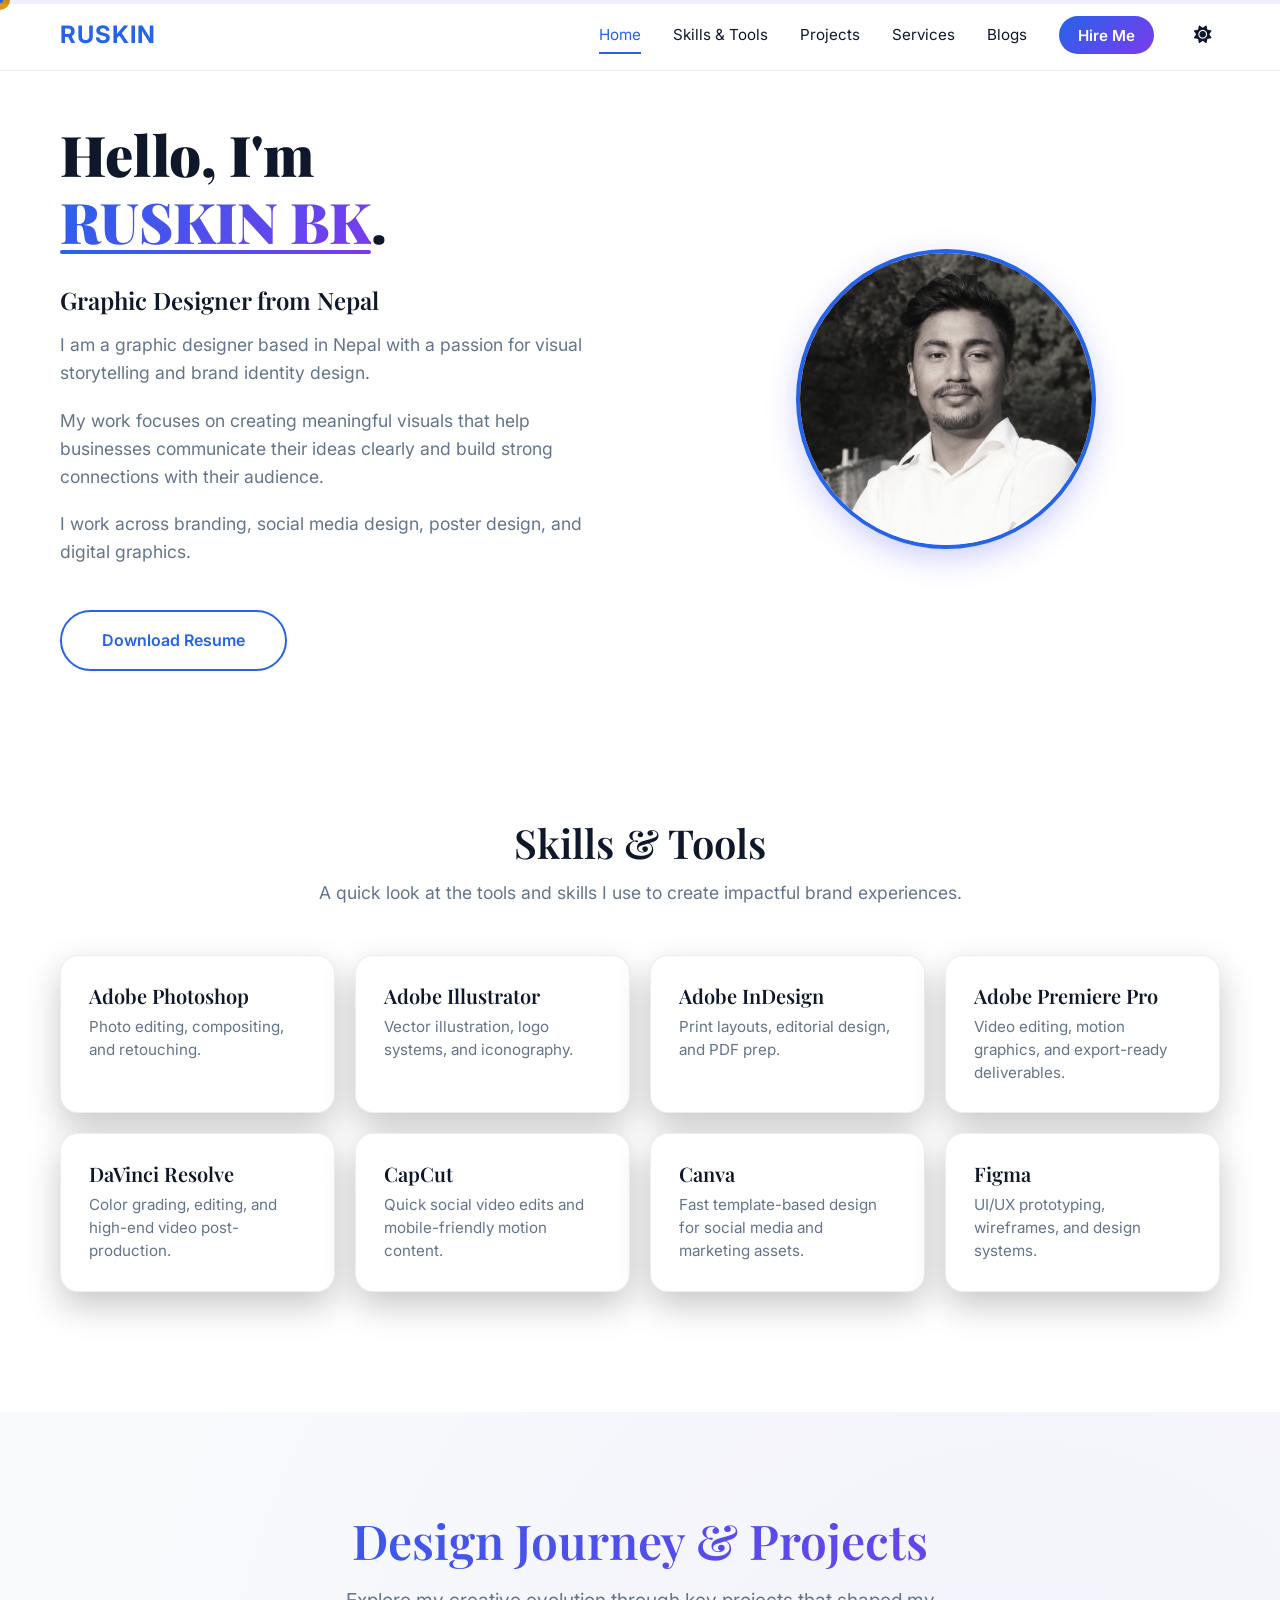
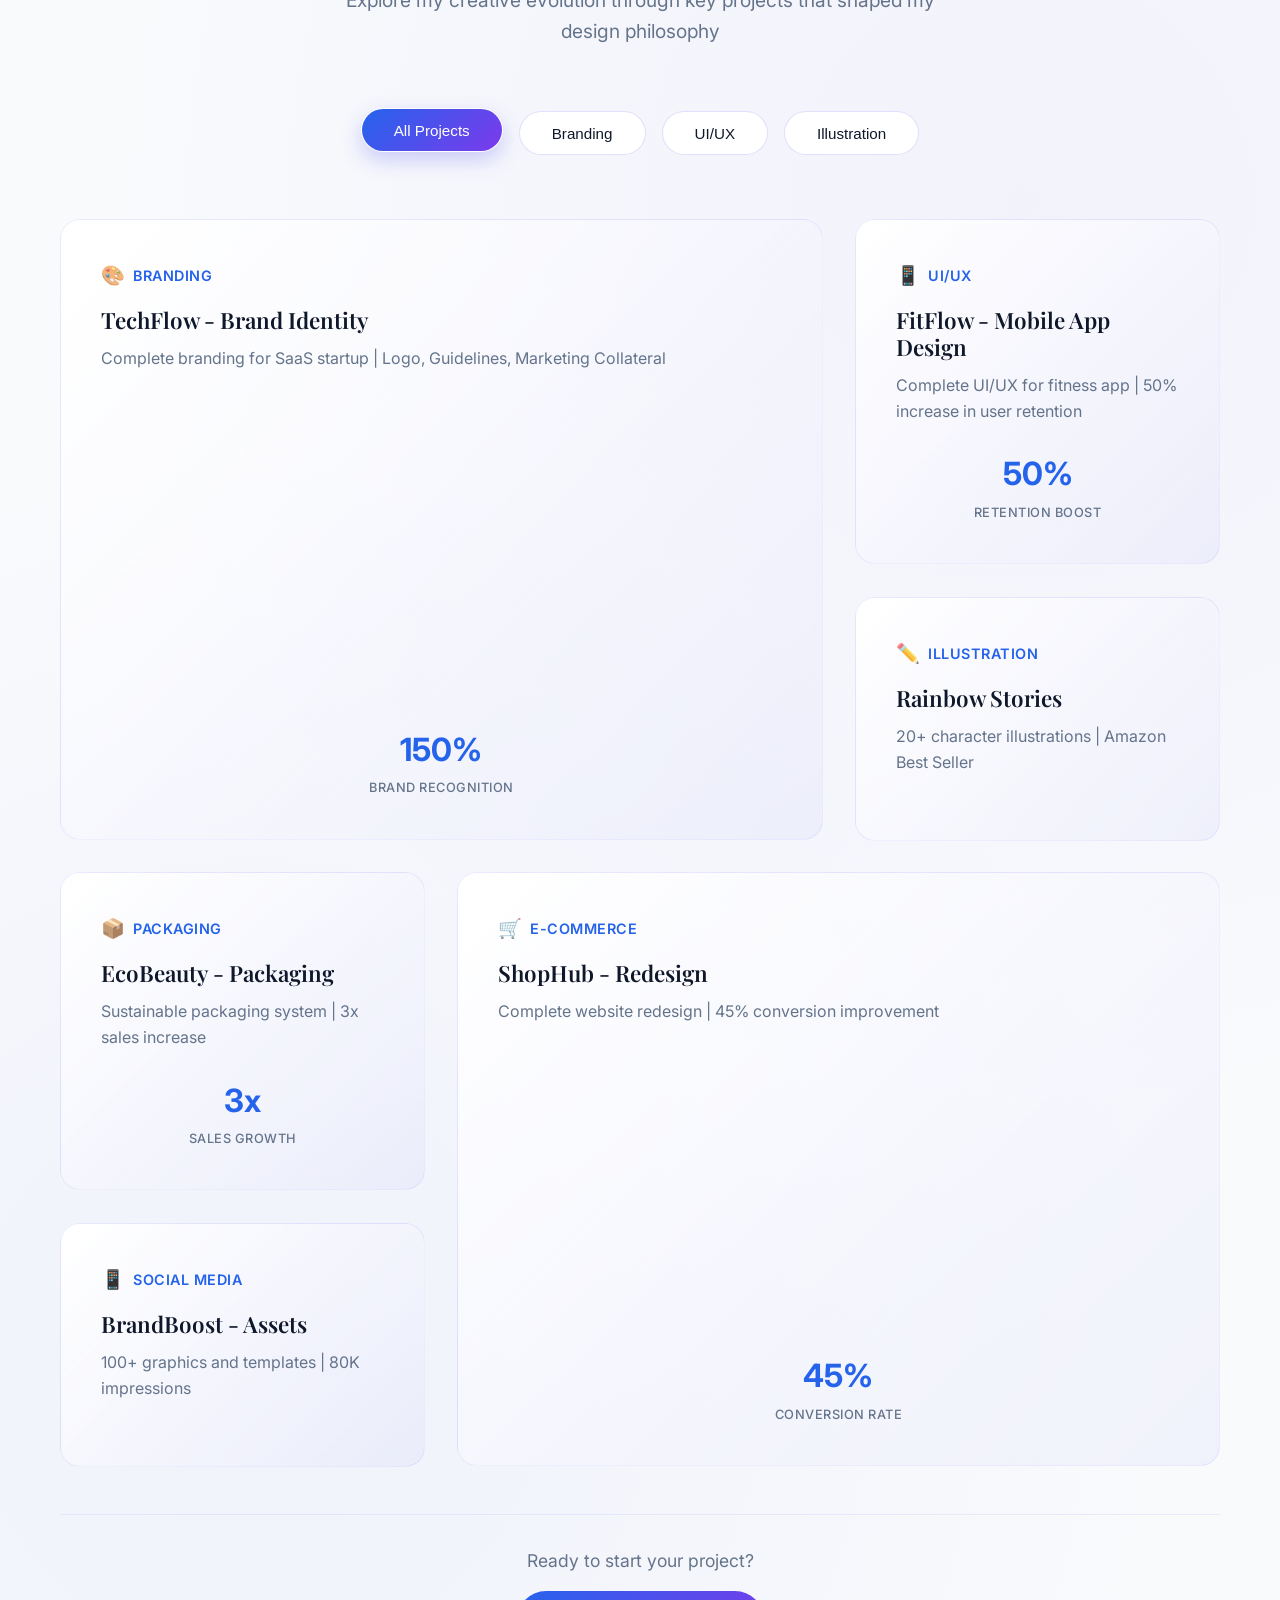
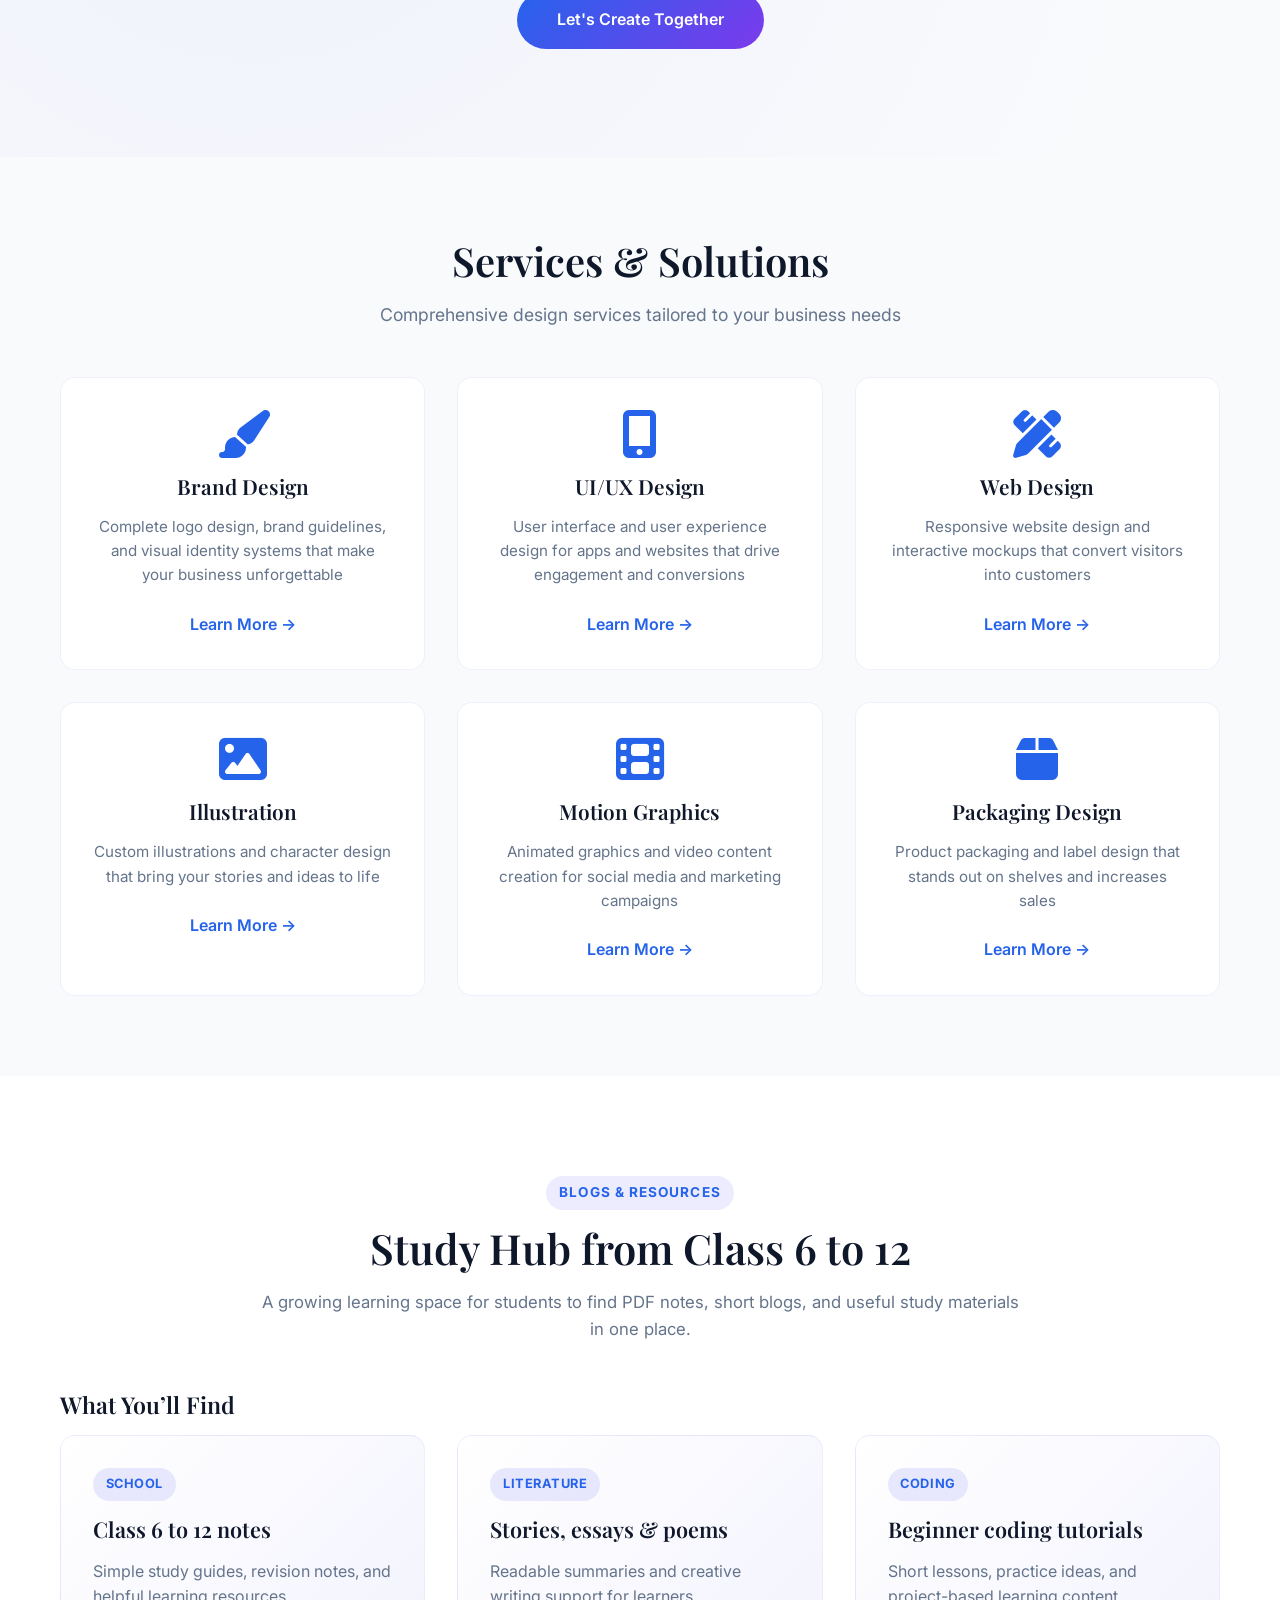
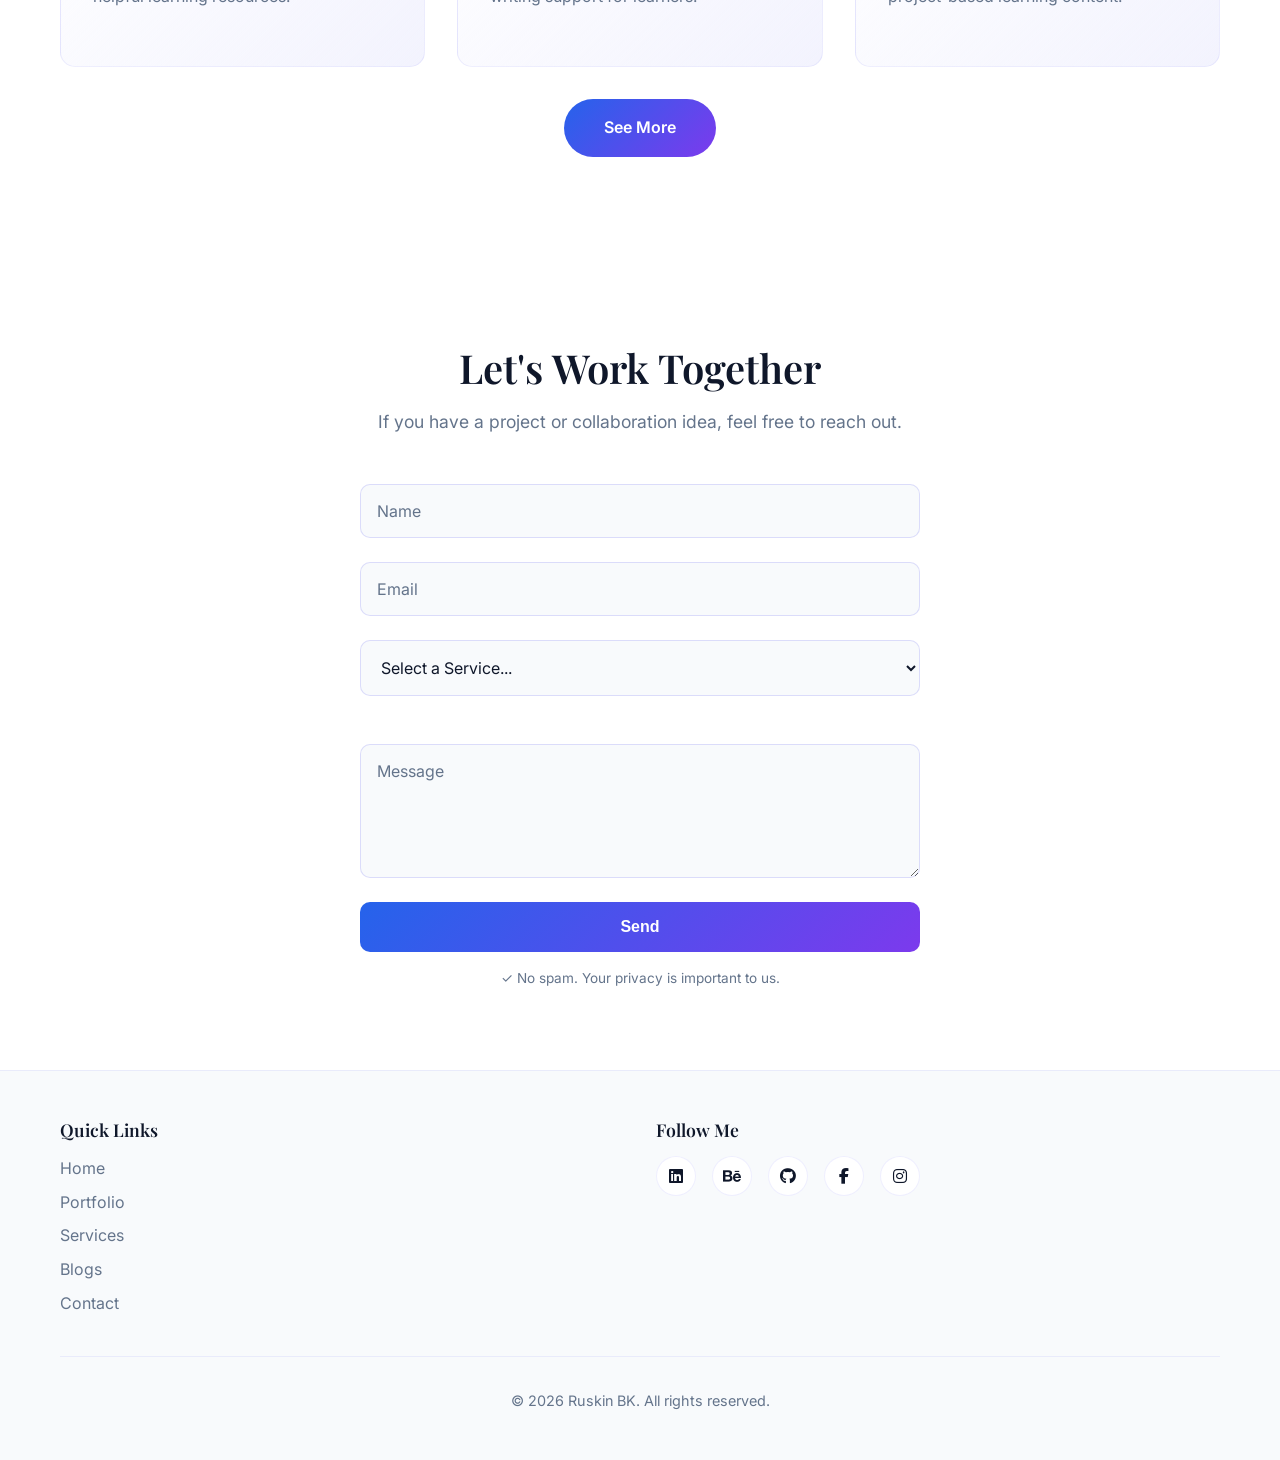
<file: index.html>
<!DOCTYPE html>
<html lang="en">
<head>
    <meta charset="UTF-8">
    <meta name="viewport" content="width=device-width, initial-scale=1.0">
    <meta name="description" content="Award-winning graphic designer specializing in branding, UI/UX, and illustration. Get professional design for your business.">
    <meta name="keywords" content="graphic design, branding, UI design, UX design, logo design, portfolio, designer">
    <meta name="author" content="RuskinBK">
    <meta name="robots" content="index, follow">
    <meta property="og:title" content="Graphic Design Portfolio - RuskinBK">
    <meta property="og:description" content="Professional graphic design services. Explore stunning portfolio work and transform your brand.">
    <meta property="og:type" content="website">
    
    <title>Professional Graphic Designer | Branding & UI/UX - RuskinBK</title>
    <link rel="preconnect" href="https://fonts.googleapis.com">
    <link rel="preconnect" href="https://fonts.gstatic.com" crossorigin>
    <link href="https://fonts.googleapis.com/css2?family=Inter:wght@300;400;500;600;700;800&family=Playfair+Display:wght@400;500;600;700&display=swap" rel="stylesheet">
    <link rel="stylesheet" href="styles.css">
    <link rel="stylesheet" href="https://cdnjs.cloudflare.com/ajax/libs/font-awesome/6.4.0/css/all.min.css">
    
    <!-- Schema markup for SEO -->
    <script type="application/ld+json">
    {
        "@context": "https://schema.org",
        "@type": "Person",
        "name": "RuskinBK",
        "jobTitle": "Graphic Designer",
        "url": "https://ruskinbk.github.io",
        "sameAs": [
            "https://linkedin.com/in/yourprofile",
            "https://facebook.com/yourprofile",
            "https://instagram.com/yourprofile",
            "https://linktr.ee/yourprofile",
            "https://behance.net/yourprofile",
            "https://github.com/ruskinbk",
            "https://dribbble.com/yourprofile"
        ],
        "worksFor": {
            "@type": "Organization",
            "name": "Brahmanda Atelier Studios"
        }
    }
    </script>
</head>
<body>
    <!-- Scroll Progress Bar -->
    <div class="scroll-progress">
        <div class="scroll-progress-bar"></div>
    </div>

    <!-- Custom Cursor -->
    <div class="cursor"></div>
    <div class="cursor-dot"></div>

    <!-- Loading Screen -->
    <div id="page-loader" class="page-loader" aria-hidden="true">
        <div class="loader" aria-hidden="true"></div>
    </div>

    <!-- Navigation -->
    <nav class="navbar">
        <div class="nav-container">
            <div class="nav-logo">
                <a href="#home">RUSKIN</a>
            </div>
            <ul class="nav-menu">
                <li><a href="#home" class="nav-link">Home</a></li>
                <li><a href="#skills" class="nav-link">Skills &amp; Tools</a></li>
                <li><a href="#portfolio" class="nav-link">Projects</a></li>
                <li><a href="#services" class="nav-link">Services</a></li>
                <li><a href="#blogs" class="nav-link">Blogs</a></li>
                <li><a href="#contact" class="nav-link cta-link">Hire Me</a></li>
                <li>
                    <button id="theme-toggle" class="nav-link theme-toggle" aria-label="Toggle theme">
                        <i class="fas fa-moon"></i>
                    </button>
                </li>
            </ul>
            <div class="hamburger">
                <span></span>
                <span></span>
                <span></span>
            </div>
        </div>
    </nav>

    <!-- Home Section -->
    <section id="home" class="about">
        <div class="container">
            <div class="about-content">
                <div class="about-text">
                    <h1 class="home-title">Hello, I'm <span class="highlight">RUSKIN BK</span>.</h1>
                    <h3>Graphic Designer from Nepal</h3>
                    <p>I am a graphic designer based in Nepal with a passion for visual storytelling and brand identity design.</p>
                    <p>My work focuses on creating meaningful visuals that help businesses communicate their ideas clearly and build strong connections with their audience.</p>
                    <p>I work across branding, social media design, poster design, and digital graphics.</p>
                    <a href="myresume.pdf" class="cta-button secondary" download>Download Resume</a>
                </div>
                <div class="about-image">
                    <img src="image.png" alt="Ruskin BK - Graphic Designer" class="profile-image">
                </div>
            </div>
        </div>
    </section>

    <!-- Skills & Tools Section -->
    <section id="skills" class="skills-section">
        <div class="container">
            <h2>Skills &amp; Tools</h2>
            <p class="section-intro">A quick look at the tools and skills I use to create impactful brand experiences.</p>
            
            <div class="skills-grid">
                <div class="skill-card">
                    <h3>Adobe Photoshop</h3>
                    <p>Photo editing, compositing, and retouching.</p>
                </div>
                <div class="skill-card">
                    <h3>Adobe Illustrator</h3>
                    <p>Vector illustration, logo systems, and iconography.</p>
                </div>
                <div class="skill-card">
                    <h3>Adobe InDesign</h3>
                    <p>Print layouts, editorial design, and PDF prep.</p>
                </div>
                <div class="skill-card">
                    <h3>Adobe Premiere Pro</h3>
                    <p>Video editing, motion graphics, and export-ready deliverables.</p>
                </div>
                <div class="skill-card">
                    <h3>DaVinci Resolve</h3>
                    <p>Color grading, editing, and high-end video post-production.</p>
                </div>
                <div class="skill-card">
                    <h3>CapCut</h3>
                    <p>Quick social video edits and mobile-friendly motion content.</p>
                </div>
                <div class="skill-card">
                    <h3>Canva</h3>
                    <p>Fast template-based design for social media and marketing assets.</p>
                </div>
                <div class="skill-card">
                    <h3>Figma</h3>
                    <p>UI/UX prototyping, wireframes, and design systems.</p>
                </div>
            </div>
        </div>
    </section>

    <!-- Portfolio Section -->
    <section id="portfolio" class="portfolio">
        <div class="container">
            <div class="portfolio-header">
                <h2>Design Journey & Projects</h2>
                <p>Explore my creative evolution through key projects that shaped my design philosophy</p>
            </div>

            <div class="portfolio-filter">
                <button class="filter-btn active" data-filter="all">All Projects</button>
                <button class="filter-btn" data-filter="branding">Branding</button>
                <button class="filter-btn" data-filter="ui-ux">UI/UX</button>
                <button class="filter-btn" data-filter="illustration">Illustration</button>
            </div>

            <div class="portfolio-showcase">
                <!-- Project 1 -->
                <div class="showcase-item large" data-category="branding">
                    <div class="showcase-card">
                        <div class="showcase-content">
                            <div class="showcase-category">
                                <span class="category-icon">🎨</span>
                                <span class="category-text">Branding</span>
                            </div>
                            <h3>TechFlow - Brand Identity</h3>
                            <p>Complete branding for SaaS startup | Logo, Guidelines, Marketing Collateral</p>
                            <div class="showcase-metrics">
                                <div class="metric">
                                    <span class="metric-value">150%</span>
                                    <span class="metric-label">Brand Recognition</span>
                                </div>
                            </div>
                        </div>
                        <div class="showcase-accent"></div>
                    </div>
                </div>

                <!-- Project 2 -->
                <div class="showcase-item medium" data-category="ui-ux">
                    <div class="showcase-card">
                        <div class="showcase-content">
                            <div class="showcase-category">
                                <span class="category-icon">📱</span>
                                <span class="category-text">UI/UX</span>
                            </div>
                            <h3>FitFlow - Mobile App Design</h3>
                            <p>Complete UI/UX for fitness app | 50% increase in user retention</p>
                            <div class="showcase-metrics">
                                <div class="metric">
                                    <span class="metric-value">50%</span>
                                    <span class="metric-label">Retention Boost</span>
                                </div>
                            </div>
                        </div>
                        <div class="showcase-accent"></div>
                    </div>
                </div>

                <!-- Project 3 -->
                <div class="showcase-item small" data-category="illustration">
                    <div class="showcase-card">
                        <div class="showcase-content">
                            <div class="showcase-category">
                                <span class="category-icon">✏️</span>
                                <span class="category-text">Illustration</span>
                            </div>
                            <h3>Rainbow Stories</h3>
                            <p>20+ character illustrations | Amazon Best Seller</p>
                        </div>
                        <div class="showcase-accent"></div>
                    </div>
                </div>

                <!-- Project 4 -->
                <div class="showcase-item medium" data-category="branding">
                    <div class="showcase-card">
                        <div class="showcase-content">
                            <div class="showcase-category">
                                <span class="category-icon">📦</span>
                                <span class="category-text">Packaging</span>
                            </div>
                            <h3>EcoBeauty - Packaging</h3>
                            <p>Sustainable packaging system | 3x sales increase</p>
                            <div class="showcase-metrics">
                                <div class="metric">
                                    <span class="metric-value">3x</span>
                                    <span class="metric-label">Sales Growth</span>
                                </div>
                            </div>
                        </div>
                        <div class="showcase-accent"></div>
                    </div>
                </div>

                <!-- Project 5 -->
                <div class="showcase-item large" data-category="ui-ux">
                    <div class="showcase-card">
                        <div class="showcase-content">
                            <div class="showcase-category">
                                <span class="category-icon">🛒</span>
                                <span class="category-text">E-commerce</span>
                            </div>
                            <h3>ShopHub - Redesign</h3>
                            <p>Complete website redesign | 45% conversion improvement</p>
                            <div class="showcase-metrics">
                                <div class="metric">
                                    <span class="metric-value">45%</span>
                                    <span class="metric-label">Conversion Rate</span>
                                </div>
                            </div>
                        </div>
                        <div class="showcase-accent"></div>
                    </div>
                </div>

                <!-- Project 6 -->
                <div class="showcase-item small" data-category="illustration">
                    <div class="showcase-card">
                        <div class="showcase-content">
                            <div class="showcase-category">
                                <span class="category-icon">📱</span>
                                <span class="category-text">Social Media</span>
                            </div>
                            <h3>BrandBoost - Assets</h3>
                            <p>100+ graphics and templates | 80K impressions</p>
                        </div>
                        <div class="showcase-accent"></div>
                    </div>
                </div>
            </div>

            <div class="portfolio-cta">
                <p>Ready to start your project?</p>
                <a href="#contact" class="cta-button">Let's Create Together</a>
            </div>
        </div>
    </section>

    <!-- Services Section -->
    <section id="services" class="services">
        <div class="container">
            <h2>Services & Solutions</h2>
            <p class="services-intro">Comprehensive design services tailored to your business needs</p>
            <div class="services-grid">
                <div class="service-card">
                    <i class="fas fa-paint-brush"></i>
                    <h3>Brand Design</h3>
                    <p>Complete logo design, brand guidelines, and visual identity systems that make your business unforgettable</p>
                    <a href="#contact" class="service-link">Learn More →</a>
                </div>
                <div class="service-card">
                    <i class="fas fa-mobile-alt"></i>
                    <h3>UI/UX Design</h3>
                    <p>User interface and user experience design for apps and websites that drive engagement and conversions</p>
                    <a href="#contact" class="service-link">Learn More →</a>
                </div>
                <div class="service-card">
                    <i class="fas fa-pencil-ruler"></i>
                    <h3>Web Design</h3>
                    <p>Responsive website design and interactive mockups that convert visitors into customers</p>
                    <a href="#contact" class="service-link">Learn More →</a>
                </div>
                <div class="service-card">
                    <i class="fas fa-image"></i>
                    <h3>Illustration</h3>
                    <p>Custom illustrations and character design that bring your stories and ideas to life</p>
                    <a href="#contact" class="service-link">Learn More →</a>
                </div>
                <div class="service-card">
                    <i class="fas fa-film"></i>
                    <h3>Motion Graphics</h3>
                    <p>Animated graphics and video content creation for social media and marketing campaigns</p>
                    <a href="#contact" class="service-link">Learn More →</a>
                </div>
                <div class="service-card">
                    <i class="fas fa-box"></i>
                    <h3>Packaging Design</h3>
                    <p>Product packaging and label design that stands out on shelves and increases sales</p>
                    <a href="#contact" class="service-link">Learn More →</a>
                </div>
            </div>
        </div>
    </section>

    <!-- Blogs Section -->
    <section id="blogs" class="blogs-section">
        <div class="container">
            <div class="blogs-header">
                <p class="section-label">Blogs &amp; Resources</p>
                <h2>Study Hub from Class 6 to 12</h2>
                <p class="section-intro">A growing learning space for students to find PDF notes, short blogs, and useful study materials in one place.</p>
            </div>

            <div class="resource-group preview-group">
                <h3>What You’ll Find</h3>
                <div class="blog-grid preview-grid">
                    <article class="blog-card preview-card">
                        <div class="blog-badge">School</div>
                        <h3>Class 6 to 12 notes</h3>
                        <p>Simple study guides, revision notes, and helpful learning resources.</p>
                    </article>

                    <article class="blog-card preview-card">
                        <div class="blog-badge">Literature</div>
                        <h3>Stories, essays & poems</h3>
                        <p>Readable summaries and creative writing support for learners.</p>
                    </article>

                    <article class="blog-card preview-card">
                        <div class="blog-badge">Coding</div>
                        <h3>Beginner coding tutorials</h3>
                        <p>Short lessons, practice ideas, and project-based learning content.</p>
                    </article>
                </div>
            </div>

            <div class="blogs-section-footer">
                <a href="blogs.html" class="cta-button">See More</a>
            </div>
        </div>
    </section>

    <!-- Contact Section -->
    <section id="contact" class="contact">
        <div class="container">
            <h2>Let's Work Together</h2>
            <p>If you have a project or collaboration idea, feel free to reach out.</p>
            
            <div class="contact-content">
                <form class="contact-form" action="mailto:ruskinnnbk@gmail.com" method="POST" enctype="text/plain">
                    <div class="form-group">
                        <input type="text" id="name" name="Name" placeholder="Name" required>
                    </div>
                    <div class="form-group">
                        <input type="email" id="email" name="Email" placeholder="Email" required>
                    </div>
                    <div class="form-group">
                        <select id="service" name="Service" required>
                            <option value="">Select a Service...</option>
                            <option value="branding">Branding & Logo Design</option>
                            <option value="ui-ux">UI/UX Design</option>
                            <option value="web">Web Design</option>
                            <option value="illustration">Illustration</option>
                            <option value="packaging">Packaging Design</option>
                            <option value="other">Other (please specify below)</option>
                        </select>
                    </div>
                    <div class="form-group">
                        <input type="text" id="other-service" name="Other Service" placeholder="If other, please specify" />
                    </div>
                    <div class="form-group">
                        <textarea id="message" name="Message" placeholder="Message" rows="5" required></textarea>
                    </div>
                    <button type="submit" class="submit-btn">Send</button>
                    <p class="form-note">✓ No spam. Your privacy is important to us.</p>
                </form>
            </div>
        </div>
    </section>

    <!-- Footer -->
    <footer class="footer">
        <div class="container">
            <div class="footer-content">
                <div class="footer-section">
                    <h4>Quick Links</h4>
                    <ul>
                        <li><a href="#home">Home</a></li>
                        <li><a href="#portfolio">Portfolio</a></li>
                        <li><a href="#services">Services</a></li>
                        <li><a href="#blogs">Blogs</a></li>
                        <li><a href="#contact">Contact</a></li>
                    </ul>
                </div>
                <div class="footer-section">
                    <h4>Follow Me</h4>
                    <div class="social-links">
                        <a href="https://www.linkedin.com/in/ruskin-bk-876760166/" title="LinkedIn" target="_blank" rel="noopener"><i class="fab fa-linkedin"></i></a>
                        <a href="https://www.behance.net/ruskinbk" title="Behance" target="_blank" rel="noopener"><i class="fab fa-behance"></i></a>
                        <a href="https://github.com/ruskinbk" title="GitHub" target="_blank" rel="noopener"><i class="fab fa-github"></i></a>
                        <a href="https://www.facebook.com/usernamedoesnotmatter/" title="Facebook" target="_blank" rel="noopener"><i class="fab fa-facebook-f"></i></a>
                        <a href="https://www.instagram.com/siked_sapien/" title="Instagram" target="_blank" rel="noopener"><i class="fab fa-instagram"></i></a>
                    </div>
                </div>
            </div>
            <div class="footer-bottom">
                <p>&copy; 2026 Ruskin BK. All rights reserved.</p>
            </div>
        </div>
    </footer>

    <script src="script.js"></script>
</body>
</html>
</file>
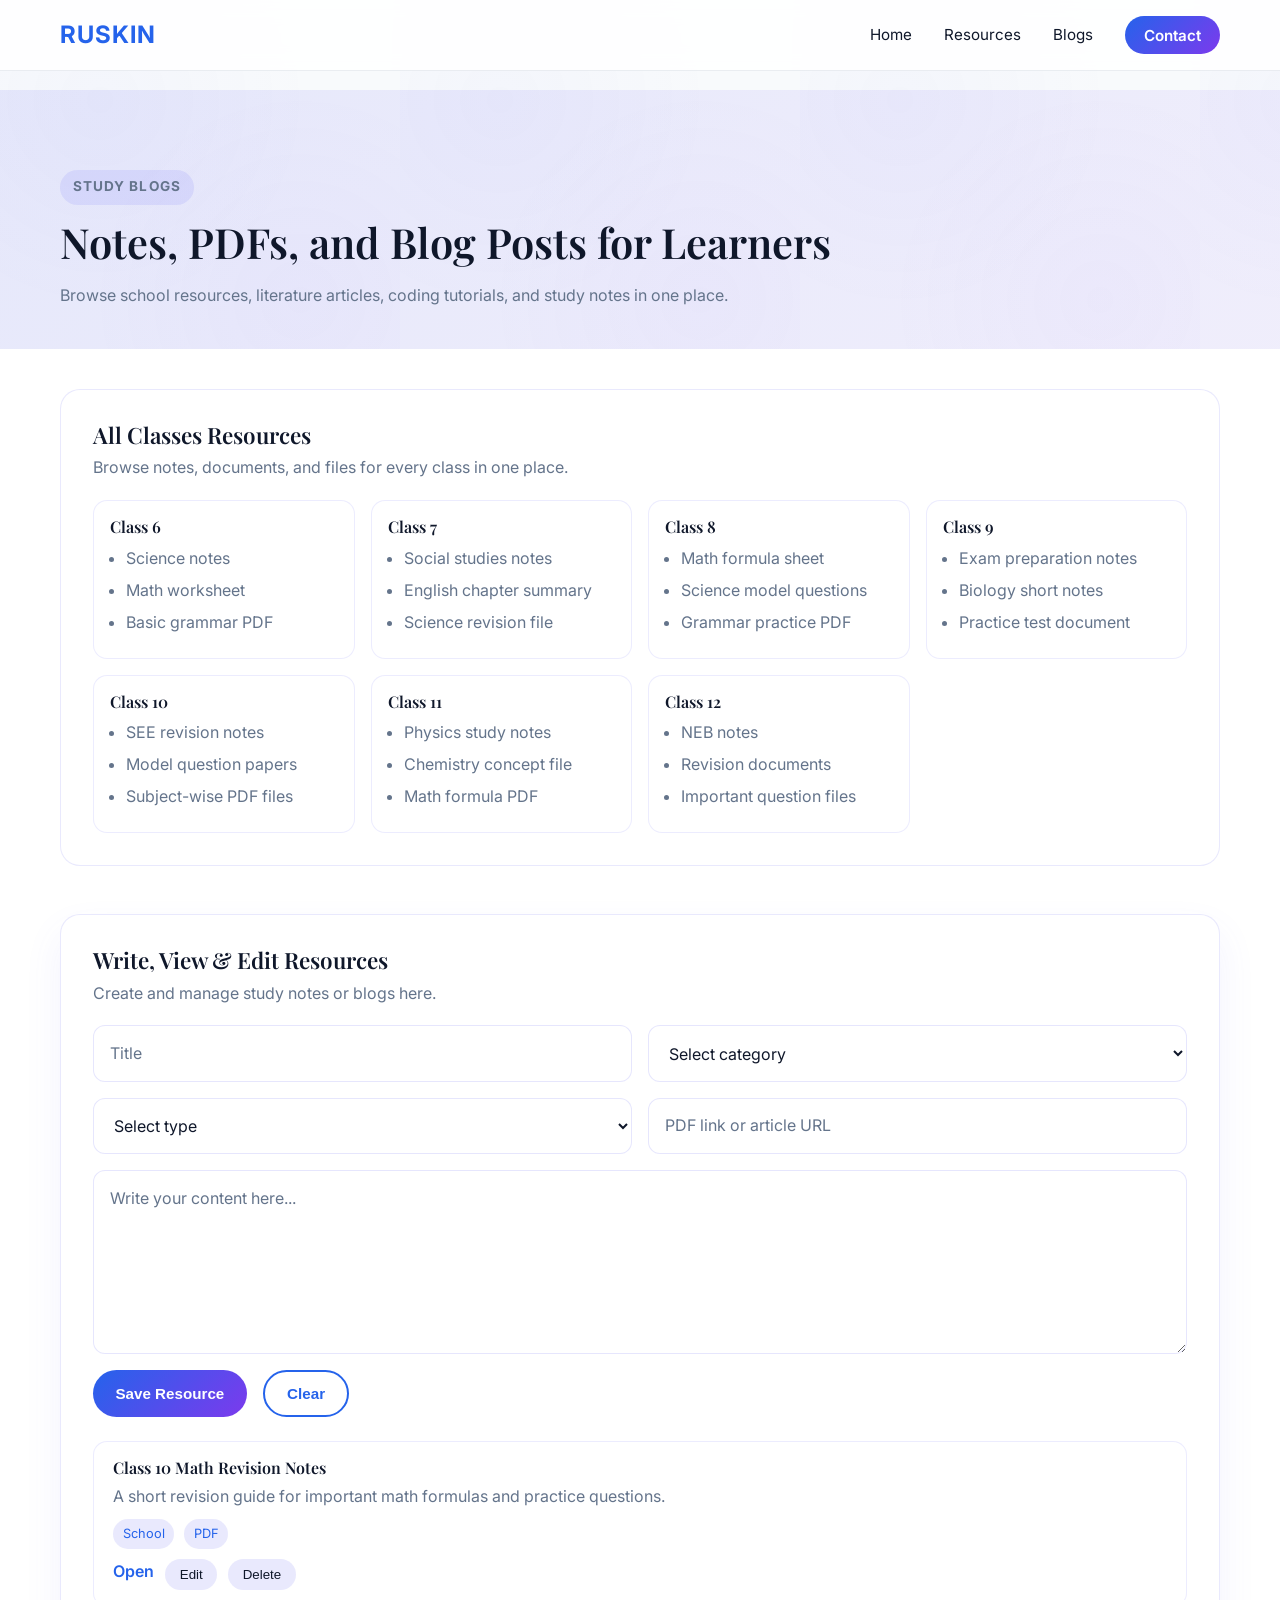
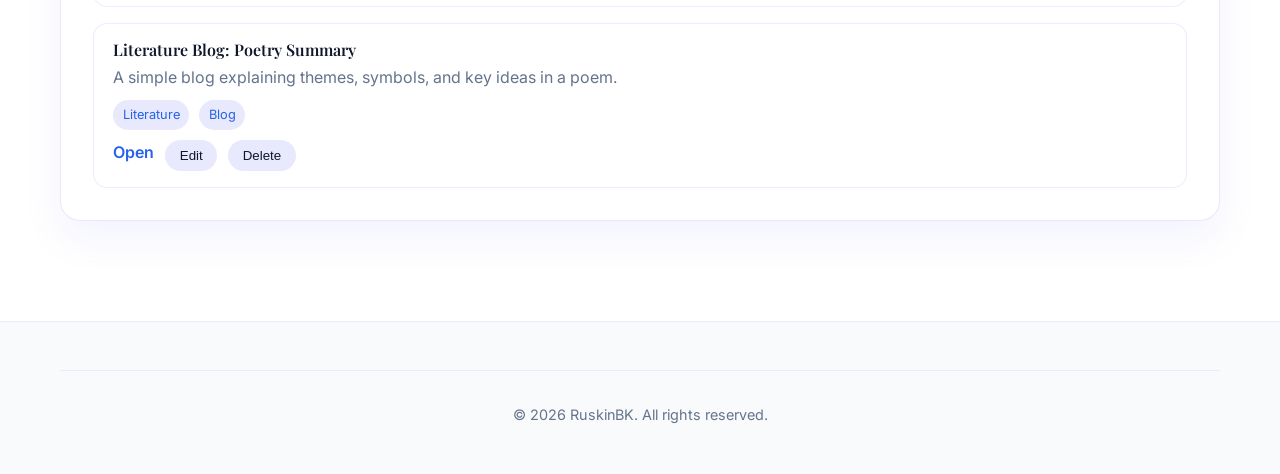
<file: blogs.html>
<!DOCTYPE html>
<html lang="en">
<head>
    <meta charset="UTF-8">
    <meta name="viewport" content="width=device-width, initial-scale=1.0">
    <title>Study Blogs & Resources | RuskinBK</title>
    <link rel="preconnect" href="https://fonts.googleapis.com">
    <link rel="preconnect" href="https://fonts.gstatic.com" crossorigin>
    <link href="https://fonts.googleapis.com/css2?family=Inter:wght@300;400;500;600;700;800&family=Playfair+Display:wght@400;500;600;700&display=swap" rel="stylesheet">
    <link rel="stylesheet" href="styles.css">
    <link rel="stylesheet" href="https://cdnjs.cloudflare.com/ajax/libs/font-awesome/6.4.0/css/all.min.css">
</head>
<body>
    <nav class="navbar">
        <div class="nav-container">
            <div class="nav-logo">
                <a href="index.html">RUSKIN</a>
            </div>
            <ul class="nav-menu">
                <li><a href="index.html#home" class="nav-link">Home</a></li>
                <li><a href="blogs.html" class="nav-link">Resources</a></li>
                <li><a href="blogs.html" class="nav-link">Blogs</a></li>
                <li><a href="index.html#contact" class="nav-link cta-link">Contact</a></li>
            </ul>
            <div class="hamburger">
                <span></span>
                <span></span>
                <span></span>
            </div>
        </div>
    </nav>

    <main class="page-main">
        <section class="blogs-page-hero">
            <div class="container">
                <p class="section-label">Study Blogs</p>
                <h1>Notes, PDFs, and Blog Posts for Learners</h1>
                <p>Browse school resources, literature articles, coding tutorials, and study notes in one place.</p>
            </div>
        </section>

        <section class="blogs-page-content">
            <div class="container">
                <div class="resource-library">
                    <div class="resource-library-header">
                        <h3>All Classes Resources</h3>
                        <p>Browse notes, documents, and files for every class in one place.</p>
                    </div>

                    <div class="resource-library-grid">
                        <div class="resource-category-card">
                            <h4>Class 6</h4>
                            <ul>
                                <li>Science notes</li>
                                <li>Math worksheet</li>
                                <li>Basic grammar PDF</li>
                            </ul>
                        </div>
                        <div class="resource-category-card">
                            <h4>Class 7</h4>
                            <ul>
                                <li>Social studies notes</li>
                                <li>English chapter summary</li>
                                <li>Science revision file</li>
                            </ul>
                        </div>
                        <div class="resource-category-card">
                            <h4>Class 8</h4>
                            <ul>
                                <li>Math formula sheet</li>
                                <li>Science model questions</li>
                                <li>Grammar practice PDF</li>
                            </ul>
                        </div>
                        <div class="resource-category-card">
                            <h4>Class 9</h4>
                            <ul>
                                <li>Exam preparation notes</li>
                                <li>Biology short notes</li>
                                <li>Practice test document</li>
                            </ul>
                        </div>
                        <div class="resource-category-card">
                            <h4>Class 10</h4>
                            <ul>
                                <li>SEE revision notes</li>
                                <li>Model question papers</li>
                                <li>Subject-wise PDF files</li>
                            </ul>
                        </div>
                        <div class="resource-category-card">
                            <h4>Class 11</h4>
                            <ul>
                                <li>Physics study notes</li>
                                <li>Chemistry concept file</li>
                                <li>Math formula PDF</li>
                            </ul>
                        </div>
                        <div class="resource-category-card">
                            <h4>Class 12</h4>
                            <ul>
                                <li>NEB notes</li>
                                <li>Revision documents</li>
                                <li>Important question files</li>
                            </ul>
                        </div>
                    </div>
                </div>

                <div class="resource-manager">
                    <div class="resource-manager-header">
                        <h3>Write, View & Edit Resources</h3>
                        <p>Create and manage study notes or blogs here.</p>
                    </div>

                    <form id="resource-form" class="resource-form">
                        <div class="form-row">
                            <input type="text" id="resource-title" placeholder="Title" required>
                            <select id="resource-category" required>
                                <option value="">Select category</option>
                                <option value="School">School</option>
                                <option value="Literature">Literature</option>
                                <option value="Coding">Coding</option>
                            </select>
                        </div>
                        <div class="form-row">
                            <select id="resource-type" required>
                                <option value="">Select type</option>
                                <option value="PDF">PDF</option>
                                <option value="Blog">Blog</option>
                                <option value="Note">Note</option>
                            </select>
                            <input type="text" id="resource-link" placeholder="PDF link or article URL">
                        </div>
                        <textarea id="resource-content" rows="6" placeholder="Write your content here..." required></textarea>
                        <div class="form-actions">
                            <button type="submit" class="cta-button small">Save Resource</button>
                            <button type="button" id="clear-form" class="cta-button secondary small">Clear</button>
                        </div>
                    </form>

                    <div id="resource-list" class="resource-list"></div>
                </div>
            </div>
        </section>
    </main>

    <footer class="footer">
        <div class="container">
            <div class="footer-bottom">
                <p>&copy; 2026 RuskinBK. All rights reserved.</p>
            </div>
        </div>
    </footer>

    <script src="script.js"></script>
</body>
</html>
</file>
<file: styles.css>
* {
    margin: 0;
    padding: 0;
    box-sizing: border-box;
}

:root {
    --primary-color: #6366f1;
    --secondary-color: #8b5cf6;
    --dark-bg: #0f172a;
    --light-bg: #1e293b;
    --card-bg: #1a1f36;
    --text-light: #e2e8f0;
    --text-muted: #94a3b8;
    --accent: #ec4899;
    --success: #10b981;
    --nav-bg: rgba(15, 23, 42, 0.95);
    --nav-border: rgba(99, 102, 241, 0.1);
}

[data-theme="light"] {
    --primary-color: #2563eb;
    --secondary-color: #7c3aed;
    --dark-bg: #f8fafc;
    --light-bg: #ffffff;
    --card-bg: #ffffff;
    --text-light: #0f172a;
    --text-muted: #64748b;
    --accent: #db2777;
    --nav-bg: rgba(255, 255, 255, 0.85);
    --nav-border: rgba(148, 163, 184, 0.2);
}

#page-loader {
    position: fixed;
    inset: 0;
    background: var(--dark-bg);
    display: flex;
    align-items: center;
    justify-content: center;
    z-index: 2000;
    transition: opacity 0.4s ease, visibility 0.4s ease;
}

#page-loader .loader {
    width: 60px;
    height: 60px;
    border: 6px solid rgba(255, 255, 255, 0.2);
    border-top-color: var(--primary-color);
    border-radius: 50%;
    animation: spin 1s linear infinite, pulse 2s ease-in-out infinite;
}

@keyframes pulse {
    0%, 100% {
        transform: scale(1);
        opacity: 1;
    }
    50% {
        transform: scale(1.1);
        opacity: 0.7;
    }
}

#page-loader.loaded {
    opacity: 0;
    visibility: hidden;
    pointer-events: none;
}

@keyframes spin {
    to {
        transform: rotate(360deg);
    }
}

html {
    scroll-behavior: smooth;
}

body {
    font-family: 'Inter', sans-serif;
    background-color: var(--dark-bg);
    color: var(--text-light);
    line-height: 1.6;
    overflow-x: hidden;
    font-weight: 400;
    cursor: none;
    background-image: 
        radial-gradient(circle at 25% 25%, rgba(99, 102, 241, 0.03) 0%, transparent 50%),
        radial-gradient(circle at 75% 75%, rgba(139, 92, 246, 0.03) 0%, transparent 50%);
    background-size: 400px 400px;
    background-attachment: fixed;
}

/* Scroll Progress Bar */
.scroll-progress {
    position: fixed;
    top: 0;
    left: 0;
    width: 100%;
    height: 4px;
    background: rgba(99, 102, 241, 0.1);
    z-index: 1001;
}

.scroll-progress-bar {
    height: 100%;
    background: linear-gradient(135deg, var(--primary-color), var(--secondary-color));
    width: 0%;
    transition: width 0.25s ease;
}

/* Custom Cursor */
.cursor {
    position: fixed;
    width: 20px;
    height: 20px;
    border-radius: 50%;
    background-color: var(--primary-color);
    pointer-events: none;
    z-index: 9999;
    transition: transform 0.1s ease;
    mix-blend-mode: difference;
}

.cursor.hover {
    transform: scale(1.5);
}

.cursor-dot {
    position: fixed;
    width: 6px;
    height: 6px;
    border-radius: 50%;
    background-color: var(--primary-color);
    pointer-events: none;
    z-index: 9999;
    transition: transform 0.1s ease;
}

.container {
    max-width: 1200px;
    margin: 0 auto;
    padding: 0 20px;
}

h1, h2, h3, h4, h5, h6 {
    font-family: 'Playfair Display', serif;
    font-weight: 600;
    margin: 0;
    line-height: 1.2;
}
.navbar {
    background-color: var(--nav-bg);
    backdrop-filter: blur(10px);
    position: fixed;
    top: 0;
    width: 100%;
    z-index: 1000;
    border-bottom: 1px solid var(--nav-border);
}

.nav-container {
    max-width: 1200px;
    margin: 0 auto;
    padding: 1rem 20px;
    display: flex;
    justify-content: space-between;
    align-items: center;
}

.nav-logo a {
    font-size: 1.5rem;
    font-weight: bold;
    color: var(--primary-color);
    text-decoration: none;
    letter-spacing: 1px;
}

.nav-menu {
    display: flex;
    list-style: none;
    gap: 2rem;
    align-items: center;
}

.nav-link {
    color: var(--text-light);
    text-decoration: none;
    transition: color 0.3s ease;
    font-size: 0.95rem;
}

.nav-link:hover {
    color: var(--primary-color);
}

.cta-link {
    padding: 0.6rem 1.2rem;
    background: linear-gradient(135deg, var(--primary-color), var(--secondary-color));
    color: white !important;
    border-radius: 20px;
    font-weight: 600;
}

.cta-link:hover {
    transform: translateY(-2px);
}

.hamburger {
    display: none;
    flex-direction: column;
    cursor: pointer;
}

.hamburger span {
    width: 25px;
    height: 3px;
    background-color: var(--text-light);
    margin: 5px 0;
    transition: 0.3s;
    border-radius: 2px;
}

.theme-toggle {
    background: transparent;
    border: none;
    color: var(--text-light);
    cursor: pointer;
    font-size: 1.1rem;
    display: inline-flex;
    align-items: center;
    justify-content: center;
    padding: 0.5rem;
    border-radius: 10px;
    transition: background 0.2s ease, color 0.2s ease;
}

.theme-toggle:hover {
    background: rgba(99, 102, 241, 0.15);
}

[data-theme="light"] .theme-toggle:hover {
    background: rgba(99, 102, 241, 0.15);
}

/* Hero Section */
.hero {
    min-height: 100vh;
    display: flex;
    align-items: center;
    justify-content: center;
    position: relative;
    margin-top: 60px;
    overflow: hidden;
}

.hero-background {
    position: absolute;
    width: 100%;
    height: 100%;
    top: 0;
    left: 0;
    z-index: -1;
}

.gradient-shape {
    position: absolute;
    border-radius: 50%;
    opacity: 0.1;
    animation: float 6s ease-in-out infinite;
    will-change: transform;
}

.shape-1 {
    width: 400px;
    height: 400px;
    background: linear-gradient(135deg, var(--primary-color), var(--secondary-color));
    top: -50px;
    right: -100px;
    animation-delay: 0s;
}

.shape-2 {
    width: 300px;
    height: 300px;
    background: linear-gradient(135deg, var(--secondary-color), var(--accent));
    bottom: -50px;
    left: -50px;
    animation-delay: 2s;
}

@keyframes float {
    0%, 100% {
        transform: translateY(0px) translateX(0px);
    }
    25% {
        transform: translateY(-20px) translateX(10px);
    }
    50% {
        transform: translateY(-40px) translateX(0px);
    }
    75% {
        transform: translateY(-20px) translateX(-10px);
    }
}

.hero-content {
    text-align: center;
    z-index: 10;
    animation: slideInUp 0.8s ease;
    max-width: 800px;
}

@keyframes slideInUp {
    from {
        opacity: 0;
        transform: translateY(30px);
    }
    to {
        opacity: 1;
        transform: translateY(0);
    }
}

.hero h1 {
    font-size: 3.5rem;
    margin-bottom: 1rem;
    background: linear-gradient(135deg, var(--primary-color), var(--secondary-color));
    -webkit-background-clip: text;
    -webkit-text-fill-color: transparent;
    background-clip: text;
    font-weight: 900;
    line-height: 1.2;
}

.home-title {
    font-size: 3.5rem;
    margin-bottom: 1rem;
    font-weight: 900;
    line-height: 1.2;
    animation: fadeInUp 1s ease-out;
}

.highlight {
    background: linear-gradient(135deg, var(--primary-color), var(--secondary-color));
    -webkit-background-clip: text;
    -webkit-text-fill-color: transparent;
    background-clip: text;
    position: relative;
    display: inline-block;
}

.highlight::after {
    content: '';
    position: absolute;
    bottom: 0;
    left: 0;
    width: 100%;
    height: 4px;
    background: linear-gradient(135deg, var(--primary-color), var(--secondary-color));
    border-radius: 2px;
    animation: slideInLeft 1.5s ease-out 0.5s both;
}

@keyframes fadeInUp {
    from {
        opacity: 0;
        transform: translateY(30px);
    }
    to {
        opacity: 1;
        transform: translateY(0);
    }
}

@keyframes slideInLeft {
    from {
        width: 0;
    }
    to {
        width: 100%;
    }
}

.hero p {
    font-size: 1.3rem;
    color: var(--text-muted);
    margin-bottom: 2rem;
}

.hero-ctas {
    display: flex;
    gap: 1rem;
    justify-content: center;
    margin-bottom: 1.5rem;
    flex-wrap: wrap;
}

.cta-button {
    display: inline-block;
    padding: 1rem 2.5rem;
    background: linear-gradient(135deg, var(--primary-color), var(--secondary-color));
    color: white;
    text-decoration: none;
    border-radius: 50px;
    font-weight: 600;
    transition: all 0.4s cubic-bezier(0.175, 0.885, 0.32, 1.275);
    cursor: pointer;
    border: none;
    font-size: 1rem;
    position: relative;
    overflow: hidden;
}

.cta-button::before {
    content: '';
    position: absolute;
    top: 0;
    left: -100%;
    width: 100%;
    height: 100%;
    background: linear-gradient(135deg, var(--secondary-color), var(--primary-color));
    transition: left 0.4s ease;
}

.cta-button:hover::before {
    left: 0;
}

.cta-button:hover {
    transform: translateY(-4px) scale(1.05);
    box-shadow: 0 15px 35px rgba(99, 102, 241, 0.4);
}

.cta-button:hover {
    transform: translateY(-3px);
    box-shadow: 0 10px 30px rgba(99, 102, 241, 0.3);
}

.cta-button.secondary {
    background: transparent;
    border: 2px solid var(--primary-color);
    color: var(--primary-color);
}

.cta-button.secondary:hover {
    background: rgba(99, 102, 241, 0.1);
}

.hero-subtext {
    font-size: 0.95rem;
    color: var(--text-muted);
    margin-top: 1rem;
}

/* About Section */
.about {
    padding: 120px 0 60px;
    background-color: var(--light-bg);
}

.about h2 {
    font-size: 2.5rem;
    margin-bottom: 1.5rem;
    color: var(--text-light);
}

.about h3 {
    font-size: 1.5rem;
    margin-top: 2rem;
    margin-bottom: 1rem;
    color: var(--text-light);
    animation: fadeInUp 1s ease-out 0.3s both;
}

.about-content {
    display: grid;
    grid-template-columns: 1fr 1fr;
    gap: 4rem;
    align-items: center;
}

.about-text p {
    margin-bottom: 1.2rem;
    color: var(--text-muted);
    font-size: 1.1rem;
    animation: fadeInUp 1s ease-out 0.6s both;
}

.about-text .cta-button.secondary {
    margin-top: 1.5rem;
    animation: fadeInUp 1s ease-out 0.9s both;
}

.stats {
    display: grid;
    grid-template-columns: repeat(3, 1fr);
    gap: 2rem;
    margin: 2rem 0;
    padding: 2rem 0;
    border-top: 1px solid rgba(99, 102, 241, 0.1);
    border-bottom: 1px solid rgba(99, 102, 241, 0.1);
}

.stat {
    text-align: center;
}

.stat-number {
    display: block;
    font-size: 2.5rem;
    font-weight: 900;
    color: var(--primary-color);
    margin-bottom: 0.5rem;
}

.stat-label {
    display: block;
    color: var(--text-muted);
    font-size: 0.95rem;
}

.skills {
    display: flex;
    flex-wrap: wrap;
    gap: 0.8rem;
    margin-top: 1rem;
}

.skill-tag {
    background-color: var(--card-bg);
    padding: 0.6rem 1.2rem;
    border-radius: 20px;
    font-size: 0.9rem;
    border: 1px solid rgba(99, 102, 241, 0.2);
    transition: all 0.3s ease;
}

.skill-tag:hover {
    background-color: rgba(99, 102, 241, 0.2);
    border-color: var(--primary-color);
}

.about-image {
    display: flex;
    justify-content: center;
    align-items: center;
}

.profile-image {
    width: 300px;
    height: 300px;
    border-radius: 50%;
    object-fit: cover;
    object-position: center 20%;
    border: 4px solid var(--primary-color);
    box-shadow: 0 10px 30px rgba(99, 102, 241, 0.3);
    transition: all 0.4s cubic-bezier(0.175, 0.885, 0.32, 1.275);
    animation: fadeInUp 1s ease-out 0.8s both;
}

.profile-image:hover {
    transform: scale(1.05) rotate(5deg);
    box-shadow: 0 20px 40px rgba(99, 102, 241, 0.4);
    border-color: var(--secondary-color);
}

/* Portfolio Section */
.portfolio {
    padding: 100px 0;
    background-color: var(--dark-bg);
    position: relative;
    overflow: hidden;
}

.portfolio::before {
    content: '';
    position: absolute;
    top: 0;
    left: 0;
    right: 0;
    bottom: 0;
    background:
        radial-gradient(circle at 20% 80%, rgba(99, 102, 241, 0.05) 0%, transparent 50%),
        radial-gradient(circle at 80% 20%, rgba(139, 92, 246, 0.05) 0%, transparent 50%);
    z-index: 0;
}

.portfolio > .container {
    position: relative;
    z-index: 1;
}

.portfolio-header {
    text-align: center;
    margin-bottom: 4rem;
    animation: portfolioHeaderSlide 1s ease-out;
}

.portfolio h2 {
    font-size: 3rem;
    margin-bottom: 1rem;
    color: var(--text-light);
    background: linear-gradient(135deg, var(--primary-color), var(--secondary-color));
    -webkit-background-clip: text;
    -webkit-text-fill-color: transparent;
    background-clip: text;
    animation: titleGlow 2s ease-in-out infinite alternate;
}

.portfolio-header p {
    color: var(--text-muted);
    font-size: 1.2rem;
    max-width: 600px;
    margin: 0 auto;
    animation: fadeInUp 1s ease-out 0.3s both;
}

.portfolio-filter {
    display: flex;
    justify-content: center;
    gap: 1rem;
    margin-bottom: 4rem;
    flex-wrap: wrap;
}

.filter-btn {
    padding: 0.8rem 2rem;
    background-color: var(--card-bg);
    color: var(--text-light);
    border: 1px solid rgba(99, 102, 241, 0.2);
    border-radius: 30px;
    cursor: pointer;
    transition: all 0.4s cubic-bezier(0.23, 1, 0.32, 1);
    font-size: 0.95rem;
    position: relative;
    overflow: hidden;
    font-weight: 500;
}

.filter-btn::before {
    content: '';
    position: absolute;
    top: 0;
    left: -100%;
    width: 100%;
    height: 100%;
    background: linear-gradient(135deg, var(--primary-color), var(--secondary-color));
    transition: left 0.4s ease;
    z-index: -1;
}

.filter-btn:hover::before,
.filter-btn.active::before {
    left: 0;
}

.filter-btn:hover,
.filter-btn.active {
    color: white;
    transform: translateY(-3px);
    box-shadow: 0 8px 20px rgba(99, 102, 241, 0.3);
    border-color: transparent;
}

/* Timeline Styles */
/* Portfolio Showcase Styles */
.portfolio-showcase {
    display: grid;
    grid-template-columns: repeat(12, 1fr);
    gap: 2rem;
    margin-bottom: 3rem;
    max-width: 1400px;
    margin-left: auto;
    margin-right: auto;
}

.showcase-item {
    position: relative;
    opacity: 0;
    animation: showcaseFadeIn 0.8s ease-out forwards;
    overflow: hidden;
}

.showcase-item:nth-child(1) { animation-delay: 0.1s; }
.showcase-item:nth-child(2) { animation-delay: 0.2s; }
.showcase-item:nth-child(3) { animation-delay: 0.3s; }
.showcase-item:nth-child(4) { animation-delay: 0.4s; }
.showcase-item:nth-child(5) { animation-delay: 0.5s; }
.showcase-item:nth-child(6) { animation-delay: 0.6s; }

@keyframes showcaseFadeIn {
    from {
        opacity: 0;
        transform: translateY(50px) scale(0.9);
    }
    to {
        opacity: 1;
        transform: translateY(0) scale(1);
    }
}

.showcase-item.large {
    grid-column: span 8;
    grid-row: span 2;
}

.showcase-item.medium {
    grid-column: span 4;
    grid-row: span 1;
}

.showcase-item.small {
    grid-column: span 4;
    grid-row: span 1;
}

.showcase-card {
    background: linear-gradient(135deg, var(--card-bg) 0%, rgba(99, 102, 241, 0.05) 100%);
    border-radius: 20px;
    padding: 2.5rem;
    height: 100%;
    border: 1px solid rgba(99, 102, 241, 0.1);
    transition: all 0.4s cubic-bezier(0.23, 1, 0.32, 1);
    position: relative;
    overflow: hidden;
    cursor: pointer;
}

.showcase-card::before {
    content: '';
    position: absolute;
    top: 0;
    left: -100%;
    width: 100%;
    height: 100%;
    background: linear-gradient(90deg, transparent, rgba(99, 102, 241, 0.1), rgba(139, 92, 246, 0.1), transparent);
    transition: left 0.6s ease;
    z-index: 1;
}

.showcase-card:hover::before {
    left: 100%;
}

.showcase-card:hover {
    transform: translateY(-15px) scale(1.02);
    border-color: var(--primary-color);
    box-shadow: 0 25px 50px rgba(99, 102, 241, 0.25);
}

.showcase-accent {
    position: absolute;
    bottom: 0;
    left: 0;
    right: 0;
    height: 4px;
    background: linear-gradient(90deg, var(--primary-color), var(--secondary-color));
    transform: scaleX(0);
    transition: transform 0.4s ease;
}

.showcase-card:hover .showcase-accent {
    transform: scaleX(1);
}

.showcase-content {
    position: relative;
    z-index: 2;
    height: 100%;
    display: flex;
    flex-direction: column;
    justify-content: space-between;
}

.showcase-category {
    display: flex;
    align-items: center;
    gap: 0.5rem;
    margin-bottom: 1rem;
}

.category-icon {
    font-size: 1.2rem;
    opacity: 0.8;
}

.category-text {
    font-size: 0.9rem;
    color: var(--primary-color);
    font-weight: 600;
    text-transform: uppercase;
    letter-spacing: 0.5px;
}

.showcase-card h3 {
    color: var(--text-light);
    font-size: 1.4rem;
    margin-bottom: 0.8rem;
    transition: color 0.3s ease;
}

.showcase-card:hover h3 {
    color: var(--primary-color);
}

.showcase-card p {
    color: var(--text-muted);
    font-size: 1rem;
    line-height: 1.6;
    margin-bottom: 1.5rem;
    transition: color 0.3s ease;
}

.showcase-card:hover p {
    color: var(--text-light);
}

.showcase-metrics {
    margin-top: auto;
}

.metric {
    display: flex;
    flex-direction: column;
    align-items: center;
    text-align: center;
}

.metric-value {
    font-size: 2rem;
    font-weight: 700;
    color: var(--primary-color);
    margin-bottom: 0.2rem;
}

.metric-label {
    font-size: 0.8rem;
    color: var(--text-muted);
    text-transform: uppercase;
    letter-spacing: 0.5px;
    font-weight: 500;
}

.portfolio-cta {
    text-align: center;
    padding-top: 2rem;
    border-top: 1px solid rgba(99, 102, 241, 0.1);
    animation: fadeInUp 1s ease-out 0.8s both;
}

.portfolio-cta p {
    color: var(--text-muted);
    margin-bottom: 1rem;
    font-size: 1.1rem;
    animation: pulse 2s ease-in-out infinite;
}

@keyframes pulse {
    0%, 100% { opacity: 1; }
    50% { opacity: 0.7; }
}

/* Blogs Section */
.blogs-section {
    padding: 100px 0;
    background-color: var(--light-bg);
}

.blogs-header {
    text-align: center;
    max-width: 760px;
    margin: 0 auto 3rem;
}

.section-label {
    display: inline-block;
    margin-bottom: 0.8rem;
    padding: 0.4rem 0.8rem;
    border-radius: 999px;
    background: rgba(99, 102, 241, 0.12);
    color: var(--primary-color);
    font-size: 0.85rem;
    font-weight: 700;
    letter-spacing: 0.08em;
    text-transform: uppercase;
}

.blogs-header h2 {
    font-size: 2.6rem;
    margin-bottom: 1rem;
    color: var(--text-light);
}

.section-intro {
    color: var(--text-muted);
    font-size: 1.05rem;
}

.resource-group {
    margin-top: 2.5rem;
}

.preview-group {
    margin-top: 2rem;
}

.preview-grid {
    grid-template-columns: repeat(auto-fit, minmax(220px, 1fr));
}

.preview-card {
    padding: 1.5rem;
}

.resource-group h3 {
    font-size: 1.45rem;
    margin-bottom: 1rem;
    color: var(--text-light);
}

.blog-grid {
    display: grid;
    grid-template-columns: repeat(auto-fit, minmax(260px, 1fr));
    gap: 1.5rem;
}

.blog-card {
    background: linear-gradient(135deg, var(--card-bg), rgba(99, 102, 241, 0.08));
    border: 1px solid rgba(99, 102, 241, 0.14);
    border-radius: 20px;
    padding: 2rem;
    transition: transform 0.3s ease, border-color 0.3s ease, box-shadow 0.3s ease;
}

.blog-card:hover {
    transform: translateY(-6px);
    border-color: var(--primary-color);
    box-shadow: 0 18px 38px rgba(99, 102, 241, 0.16);
}

.blog-badge {
    display: inline-block;
    margin-bottom: 1rem;
    padding: 0.4rem 0.8rem;
    border-radius: 999px;
    background: rgba(99, 102, 241, 0.14);
    color: var(--primary-color);
    font-size: 0.8rem;
    font-weight: 700;
    text-transform: uppercase;
    letter-spacing: 0.04em;
}

.blog-card h3 {
    font-size: 1.35rem;
    margin-bottom: 0.8rem;
    color: var(--text-light);
}

.blog-card p {
    color: var(--text-muted);
    margin-bottom: 1rem;
}

.blog-list {
    padding-left: 1.1rem;
    color: var(--text-muted);
    margin-bottom: 1.2rem;
}

.blog-list li {
    margin-bottom: 0.45rem;
}

.blog-link {
    color: var(--primary-color);
    font-weight: 600;
    text-decoration: none;
}

.blog-link:hover {
    text-decoration: underline;
}

/* Blog Page */
.page-main {
    padding-top: 90px;
}

.blogs-page-hero {
    padding: 80px 0 40px;
    background: linear-gradient(135deg, rgba(99, 102, 241, 0.12), rgba(139, 92, 246, 0.08));
}

.blogs-page-hero h1 {
    font-size: 2.6rem;
    margin-bottom: 1rem;
    color: var(--text-light);
}

.blogs-page-hero p {
    color: var(--text-muted);
    max-width: 700px;
}

.blogs-page-content {
    padding: 40px 0 100px;
    background-color: var(--light-bg);
}

/* Resource Manager */
.blogs-section-footer {
    margin-top: 2rem;
    text-align: center;
}

.resource-library {
    margin-bottom: 2rem;
    padding: 2rem;
    background: var(--card-bg);
    border: 1px solid rgba(99, 102, 241, 0.14);
    border-radius: 20px;
}

.resource-library-header h3 {
    font-size: 1.4rem;
    margin-bottom: 0.4rem;
    color: var(--text-light);
}

.resource-library-header p {
    color: var(--text-muted);
    margin-bottom: 1.2rem;
}

.resource-library-grid {
    display: grid;
    grid-template-columns: repeat(auto-fit, minmax(220px, 1fr));
    gap: 1rem;
}

.resource-category-card {
    background: rgba(255, 255, 255, 0.04);
    border: 1px solid rgba(99, 102, 241, 0.12);
    border-radius: 14px;
    padding: 1rem;
}

.resource-category-card h4 {
    color: var(--text-light);
    margin-bottom: 0.6rem;
}

.resource-category-card ul {
    padding-left: 1rem;
    color: var(--text-muted);
}

.resource-category-card li {
    margin-bottom: 0.4rem;
}

.resource-manager {
    margin-top: 3rem;
    padding: 2rem;
    background: var(--card-bg);
    border: 1px solid rgba(99, 102, 241, 0.14);
    border-radius: 20px;
    box-shadow: 0 18px 38px rgba(99, 102, 241, 0.08);
}

.resource-manager-header h3 {
    font-size: 1.4rem;
    margin-bottom: 0.4rem;
    color: var(--text-light);
}

.resource-manager-header p {
    color: var(--text-muted);
    margin-bottom: 1.2rem;
}

.resource-form {
    display: flex;
    flex-direction: column;
    gap: 1rem;
}

.form-row {
    display: grid;
    grid-template-columns: 1fr 1fr;
    gap: 1rem;
}

.resource-form input,
.resource-form select,
.resource-form textarea {
    width: 100%;
    padding: 0.9rem 1rem;
    border-radius: 12px;
    border: 1px solid rgba(99, 102, 241, 0.16);
    background: rgba(255, 255, 255, 0.04);
    color: var(--text-light);
    font: inherit;
}

.resource-form textarea {
    resize: vertical;
    min-height: 110px;
}

.resource-form input::placeholder,
.resource-form textarea::placeholder {
    color: var(--text-muted);
}

.form-actions {
    display: flex;
    gap: 1rem;
    flex-wrap: wrap;
}

.cta-button.small {
    padding: 0.8rem 1.4rem;
    font-size: 0.95rem;
}

.resource-list {
    margin-top: 1.5rem;
    display: grid;
    gap: 1rem;
}

.resource-item {
    padding: 1rem 1.2rem;
    border-radius: 14px;
    background: rgba(255, 255, 255, 0.04);
    border: 1px solid rgba(99, 102, 241, 0.12);
}

.resource-item h4 {
    color: var(--text-light);
    margin-bottom: 0.4rem;
}

.resource-item p {
    color: var(--text-muted);
    margin-bottom: 0.6rem;
}

.resource-item .meta {
    display: flex;
    gap: 0.6rem;
    flex-wrap: wrap;
    margin-bottom: 0.6rem;
}

.resource-item .meta span {
    padding: 0.3rem 0.6rem;
    border-radius: 999px;
    background: rgba(99, 102, 241, 0.14);
    color: var(--primary-color);
    font-size: 0.8rem;
}

.resource-actions {
    display: flex;
    gap: 0.7rem;
    flex-wrap: wrap;
}

.resource-actions button {
    padding: 0.5rem 0.9rem;
    border: none;
    border-radius: 999px;
    cursor: pointer;
    background: rgba(99, 102, 241, 0.14);
    color: var(--text-light);
}

.resource-actions button:hover {
    background: rgba(99, 102, 241, 0.24);
}

/* Testimonials Section */
.testimonials {
    padding: 80px 0;
    background-color: var(--light-bg);
}

.testimonials h2 {
    font-size: 2.5rem;
    text-align: center;
    margin-bottom: 3rem;
    color: var(--text-light);
}

.testimonials-grid {
    display: grid;
    grid-template-columns: repeat(auto-fit, minmax(300px, 1fr));
    gap: 2rem;
}

.testimonial-card {
    background-color: var(--card-bg);
    padding: 2rem;
    border-radius: 15px;
    border: 1px solid rgba(99, 102, 241, 0.1);
    transition: all 0.3s ease;
}

.testimonial-card:hover {
    transform: translateY(-5px);
    border-color: var(--primary-color);
}

.stars {
    color: #fbbf24;
    font-size: 0.9rem;
    margin-bottom: 1rem;
}

.stars i {
    margin-right: 0.3rem;
}

.testimonial-card p {
    color: var(--text-muted);
    margin-bottom: 1.5rem;
    font-style: italic;
    line-height: 1.8;
}

.testimonial-author {
    display: flex;
    flex-direction: column;
}

.testimonial-author strong {
    color: var(--text-light);
    margin-bottom: 0.3rem;
}

.testimonial-author span {
    color: var(--text-muted);
    font-size: 0.9rem;
}

/* Services Section */
.services {
    padding: 80px 0;
    background-color: var(--dark-bg);
}

.services h2 {
    font-size: 2.5rem;
    text-align: center;
    margin-bottom: 1rem;
    color: var(--text-light);
}

.services-intro {
    text-align: center;
    color: var(--text-muted);
    font-size: 1.1rem;
    margin-bottom: 3rem;
}

.services-grid {
    display: grid;
    grid-template-columns: repeat(auto-fit, minmax(300px, 1fr));
    gap: 2rem;
}

.service-card {
    background-color: var(--card-bg);
    padding: 2rem;
    border-radius: 15px;
    text-align: center;
    transition: all 0.3s ease;
    border: 1px solid rgba(99, 102, 241, 0.1);
}

.service-card:hover {
    transform: translateY(-10px);
    border-color: var(--primary-color);
    box-shadow: 0 10px 30px rgba(99, 102, 241, 0.1);
}

.service-card i {
    font-size: 3rem;
    color: var(--primary-color);
    margin-bottom: 1rem;
}

.service-card h3 {
    margin-bottom: 1rem;
    color: var(--text-light);
    font-size: 1.3rem;
}

.service-card p {
    color: var(--text-muted);
    font-size: 0.95rem;
    margin-bottom: 1.5rem;
}

.service-link {
    color: var(--primary-color);
    text-decoration: none;
    font-weight: 600;
    transition: all 0.3s ease;
}

.service-link:hover {
    color: var(--secondary-color);
}

/* Why Choose Section */
.why-choose {
    padding: 80px 0;
    background-color: var(--light-bg);
}

.why-choose h2 {
    font-size: 2.5rem;
    text-align: center;
    margin-bottom: 3rem;
    color: var(--text-light);
}

.benefits-grid {
    display: grid;
    grid-template-columns: repeat(auto-fit, minmax(300px, 1fr));
    gap: 2rem;
}

.benefit-item {
    text-align: center;
    padding: 2rem;
    background-color: var(--card-bg);
    border-radius: 15px;
    transition: all 0.3s ease;
    border: 1px solid rgba(99, 102, 241, 0.1);
}

.benefit-item:hover {
    transform: translateY(-5px);
    border-color: var(--primary-color);
}

.benefit-icon {
    width: 60px;
    height: 60px;
    background: linear-gradient(135deg, var(--primary-color), var(--secondary-color));
    border-radius: 50%;
    display: flex;
    align-items: center;
    justify-content: center;
    font-size: 1.5rem;
    color: white;
    margin: 0 auto 1rem;
}

.benefit-item h3 {
    color: var(--text-light);
    margin-bottom: 1rem;
    font-size: 1.2rem;
}

.benefit-item p {
    color: var(--text-muted);
    font-size: 0.95rem;
}

/* Process Section */
.process {
    padding: 80px 0;
    background-color: var(--dark-bg);
}

.process h2 {
    font-size: 2.5rem;
    text-align: center;
    margin-bottom: 3rem;
    color: var(--text-light);
}

.process-timeline {
    display: flex;
    justify-content: center;
    align-items: center;
    gap: 1rem;
    flex-wrap: wrap;
}

.process-step {
    background-color: var(--card-bg);
    padding: 2rem;
    border-radius: 15px;
    text-align: center;
    min-width: 220px;
    border: 1px solid rgba(99, 102, 241, 0.1);
    transition: all 0.3s ease;
}

.process-step:hover {
    border-color: var(--primary-color);
    box-shadow: 0 10px 30px rgba(99, 102, 241, 0.1);
}

.step-number {
    display: block;
    font-size: 2.5rem;
    font-weight: 900;
    color: var(--primary-color);
    margin-bottom: 1rem;
}

.process-step h3 {
    color: var(--text-light);
    margin-bottom: 1rem;
    font-size: 1.2rem;
}

.process-step p {
    color: var(--text-muted);
    font-size: 0.95rem;
}

.process-arrow {
    color: var(--primary-color);
    font-size: 1.5rem;
    display: none;
}

@media (min-width: 768px) {
    .process-arrow {
        display: block;
    }
}

/* Quotes Section */
.quotes {
    padding: 80px 0;
    background-color: var(--dark-bg);
}

.quotes h2 {
    font-size: 2.5rem;
    text-align: center;
    margin-bottom: 0.75rem;
    color: var(--text-light);
}

.quotes > .container > p {
    text-align: center;
    color: var(--text-muted);
    margin-bottom: 3rem;
    font-size: 1.1rem;
}

.quotes-grid {
    display: grid;
    grid-template-columns: repeat(auto-fit, minmax(280px, 1fr));
    gap: 2rem;
}

.quote-card {
    background-color: var(--card-bg);
    padding: 2rem;
    border-radius: 15px;
    border: 1px solid rgba(99, 102, 241, 0.1);
    transition: all 0.4s cubic-bezier(0.175, 0.885, 0.32, 1.275);
    text-align: center;
    position: relative;
    overflow: hidden;
}

.quote-card::before {
    content: '"';
    position: absolute;
    top: -10px;
    left: 20px;
    font-size: 4rem;
    color: rgba(99, 102, 241, 0.2);
    font-family: 'Playfair Display', serif;
    line-height: 1;
}

.quote-card:hover {
    transform: translateY(-8px) scale(1.02);
    box-shadow: 0 15px 35px rgba(0, 0, 0, 0.3);
    border-color: var(--primary-color);
}

.quote-card:hover {
    transform: translateY(-5px);
    box-shadow: 0 10px 30px rgba(0, 0, 0, 0.3);
}

.quote-card blockquote {
    font-style: italic;
    color: var(--text-light);
    margin-bottom: 1rem;
    font-size: 1.1rem;
    line-height: 1.6;
}

.quote-card cite {
    color: var(--primary-color);
    font-weight: 600;
    font-size: 0.95rem;
}

/* Contact Section */
.contact {
    padding: 80px 0;
    background-color: var(--light-bg);
}

.contact h2 {
    font-size: 2.5rem;
    text-align: center;
    margin-bottom: 1rem;
    color: var(--text-light);
}

.contact > .container > p {
    text-align: center;
    color: var(--text-muted);
    margin-bottom: 3rem;
    font-size: 1.1rem;
}

.contact-content {
    display: grid;
    grid-template-columns: 1fr;
    justify-items: center;
    gap: 4rem;
}

.contact-info {
    display: none; /* hidden since contact uses a single centered form */
}

.info-item {
    display: flex;
    gap: 1.5rem;
    align-items: flex-start;
}

.info-item i {
    font-size: 1.5rem;
    color: var(--primary-color);
    margin-top: 0.5rem;
}

.info-item h3 {
    color: var(--text-light);
    margin-bottom: 0.5rem;
    font-size: 1.1rem;
}

.info-item p {
    color: var(--text-muted);
    margin-bottom: 0.5rem;
}

.response-time {
    display: block;
    color: var(--primary-color);
    font-size: 0.85rem;
    font-weight: 500;
    margin-top: 0.5rem;
}

.info-item a {
    color: var(--primary-color);
    text-decoration: none;
    transition: color 0.3s ease;
    font-weight: 500;
}

.info-item a:hover {
    color: var(--secondary-color);
}

.contact-form {
    display: flex;
    flex-direction: column;
    gap: 1.5rem;
    width: 100%;
    max-width: 560px;
}

.form-group {
    display: flex;
}

.form-group input,
.form-group textarea,
.form-group select {
    width: 100%;
    padding: 1rem;
    background-color: var(--dark-bg);
    border: 1px solid rgba(99, 102, 241, 0.2);
    border-radius: 10px;
    color: var(--text-light);
    font-family: inherit;
    transition: all 0.3s ease;
    font-size: 1rem;
}

.form-group input::placeholder,
.form-group textarea::placeholder,
.form-group select::placeholder {
    color: var(--text-muted);
}

.form-group select {
    cursor: pointer;
}

.form-group select option {
    background-color: var(--dark-bg);
    color: var(--text-light);
}

.form-group input:focus,
.form-group textarea:focus,
.form-group select:focus {
    outline: none;
    border-color: var(--primary-color);
    box-shadow: 0 0 0 3px rgba(99, 102, 241, 0.1);
    transform: translateY(-2px);
    transition: all 0.3s ease;
}

.submit-btn {
    padding: 1rem;
    background: linear-gradient(135deg, var(--primary-color), var(--secondary-color));
    color: white;
    border: none;
    border-radius: 10px;
    font-weight: 600;
    cursor: pointer;
    transition: all 0.3s ease;
    font-size: 1rem;
}

.submit-btn:hover {
    transform: translateY(-3px);
    box-shadow: 0 10px 30px rgba(99, 102, 241, 0.3);
}

.form-note {
    text-align: center;
    color: var(--text-muted);
    font-size: 0.85rem;
    margin-top: -0.5rem;
}

/* Final CTA Section */
.final-cta {
    background: linear-gradient(135deg, var(--primary-color), var(--secondary-color));
    padding: 80px 0;
    text-align: center;
}

.final-cta h2 {
    font-size: 2.5rem;
    color: white;
    margin-bottom: 1rem;
}

.final-cta p {
    font-size: 1.1rem;
    color: rgba(255, 255, 255, 0.9);
    margin-bottom: 2rem;
}

.final-cta .cta-button {
    background-color: white;
    color: var(--primary-color);
}

.final-cta .cta-button:hover {
    background-color: rgba(255, 255, 255, 0.9);
}

/* Skills & Experience Section */
.skills-section {
    padding: 80px 0;
    background-color: var(--light-bg);
}

.skills-section h2 {
    font-size: 2.5rem;
    text-align: center;
    margin-bottom: 0.75rem;
    color: var(--text-light);
}

.skills-section .section-intro {
    text-align: center;
    color: var(--text-muted);
    margin-bottom: 3rem;
    font-size: 1.1rem;
}

.skills-grid {
    display: grid;
    grid-template-columns: repeat(auto-fit, minmax(220px, 1fr));
    gap: 1.25rem;
    margin-bottom: 2.5rem;
}

.skill-card {
    background-color: var(--card-bg);
    border: 1px solid rgba(148, 163, 184, 0.18);
    border-radius: 18px;
    padding: 1.75rem;
    box-shadow: 0 14px 35px rgba(0, 0, 0, 0.22);
    transition: all 0.4s cubic-bezier(0.175, 0.885, 0.32, 1.275);
    text-align: left;
    position: relative;
    overflow: hidden;
}

.skill-card::before {
    content: '';
    position: absolute;
    top: 0;
    left: -100%;
    width: 100%;
    height: 100%;
    background: linear-gradient(90deg, transparent, rgba(99, 102, 241, 0.1), transparent);
    transition: left 0.5s;
}

.skill-card:hover::before {
    left: 100%;
}

.skill-card:hover {
    transform: translateY(-8px) scale(1.02);
    box-shadow: 0 25px 50px rgba(0, 0, 0, 0.35);
    border-color: var(--primary-color);
}

.skill-card:hover {
    transform: translateY(-6px);
    box-shadow: 0 20px 55px rgba(0, 0, 0, 0.32);
}

.skill-card h3 {
    color: var(--text-light);
    margin: 0 0 0.5rem;
    font-size: 1.25rem;
}

.skill-card p {
    color: var(--text-muted);
    margin: 0;
    font-size: 0.95rem;
    line-height: 1.5;
}
/* Blog Section */
.blogs {
    padding: 80px 0;
    background-color: var(--dark-bg);
}

.blogs h2 {
    font-size: 2.5rem;
    text-align: center;
    margin-bottom: 0.75rem;
    color: var(--text-light);
}

.blogs .section-intro {
    text-align: center;
    color: var(--text-muted);
    margin-bottom: 3rem;
    font-size: 1.1rem;
}

.blog-grid {
    display: grid;
    grid-template-columns: repeat(auto-fit, minmax(280px, 1fr));
    gap: 2rem;
}

.blog-card {
    background-color: var(--card-bg);
    padding: 2rem;
    border-radius: 15px;
    border: 1px solid rgba(99, 102, 241, 0.1);
    transition: all 0.3s ease;
}

.blog-card:hover {
    transform: translateY(-5px);
    border-color: var(--primary-color);
}

.blog-card h3 {
    color: var(--text-light);
    margin-bottom: 1rem;
}

.blog-card p {
    color: var(--text-muted);
    margin-bottom: 1.5rem;
}

.read-more {
    color: var(--primary-color);
    font-weight: 600;
    text-decoration: none;
}

.read-more:hover {
    color: var(--secondary-color);
}

/* Quote Section */
.quote {
    padding: 80px 0;
    background-color: var(--light-bg);
    text-align: center;
}

.quote h2 {
    font-size: 2.5rem;
    margin-bottom: 1rem;
    color: var(--text-light);
}

.quote-card {
    max-width: 780px;
    margin: 0 auto 1.5rem;
    padding: 2rem;
    background-color: var(--card-bg);
    border-radius: 15px;
    border: 1px solid rgba(99, 102, 241, 0.1);
}

.quote-card p {
    margin: 0;
    line-height: 1.8;
    color: var(--text-muted);
    font-size: 1.1rem;
}

.quote-author {
    margin-top: 1rem;
    color: var(--primary-color);
    font-weight: 600;
    font-size: 0.95rem;
}

.quote-note {
    color: var(--text-muted);
    font-size: 0.9rem;
}

/* Footer */
.footer {
    background-color: var(--dark-bg);
    border-top: 1px solid rgba(99, 102, 241, 0.1);
    padding: 3rem 0;
}

.footer-content {
    display: grid;
    grid-template-columns: repeat(auto-fit, minmax(250px, 1fr));
    gap: 2rem;
    margin-bottom: 2rem;
}

.footer-section h4 {
    color: var(--text-light);
    margin-bottom: 1rem;
    font-size: 1.1rem;
}

.footer-section p {
    color: var(--text-muted);
    font-size: 0.95rem;
}

.footer-section ul {
    list-style: none;
}

.footer-section ul li {
    margin-bottom: 0.5rem;
}

.footer-section a {
    color: var(--text-muted);
    text-decoration: none;
    transition: color 0.3s ease;
}

.footer-section a:hover {
    color: var(--primary-color);
}

.social-links {
    display: flex;
    gap: 1rem;
}

.social-links a {
    width: 40px;
    height: 40px;
    display: flex;
    align-items: center;
    justify-content: center;
    background-color: var(--card-bg);
    border-radius: 50%;
    transition: all 0.4s cubic-bezier(0.175, 0.885, 0.32, 1.275);
    border: 1px solid rgba(99, 102, 241, 0.1);
    color: var(--text-light);
    position: relative;
    overflow: hidden;
}

.social-links a::before {
    content: '';
    position: absolute;
    top: 0;
    left: 0;
    right: 0;
    bottom: 0;
    background: linear-gradient(135deg, var(--primary-color), var(--secondary-color));
    opacity: 0;
    transition: opacity 0.3s ease;
}

.social-links a:hover::before {
    opacity: 1;
}

.social-links a:hover {
    transform: translateY(-8px) rotate(360deg);
    border-color: transparent;
    color: white;
    box-shadow: 0 10px 25px rgba(99, 102, 241, 0.3);
}

.social-links a:hover {
    background: linear-gradient(135deg, var(--primary-color), var(--secondary-color));
    transform: translateY(-5px);
    border-color: transparent;
    color: white;
}

.social-links a i {
    color: inherit;
}

.footer-bottom {
    text-align: center;
    padding-top: 2rem;
    border-top: 1px solid rgba(99, 102, 241, 0.1);
    color: var(--text-muted);
    font-size: 0.9rem;
}

.footer-bottom a {
    color: var(--primary-color);
    text-decoration: none;
}

.footer-bottom a:hover {
    text-decoration: underline;
}

/* Responsive Design */
@media (max-width: 768px) {
    .nav-menu {
        display: none;
    }

    .hamburger {
        display: flex;
    }

    .hero h1 {
        font-size: 2rem;
    }

    .hero p {
        font-size: 1rem;
    }

    .hero-ctas {
        flex-direction: column;
    }

    .about-content {
        grid-template-columns: 1fr;
        gap: 2rem;
    }

    .stats {
        grid-template-columns: 1fr;
        gap: 1rem;
    }

    .portfolio-grid {
        grid-template-columns: 1fr;
    }

    /* Portfolio showcase responsive */
    .portfolio-showcase {
        grid-template-columns: 1fr;
        gap: 1.5rem;
    }

    .showcase-item.large,
    .showcase-item.medium,
    .showcase-item.small {
        grid-column: span 1;
        grid-row: span 1;
    }

    .showcase-card {
        padding: 2rem;
    }

    .showcase-card h3 {
        font-size: 1.2rem;
    }

    .metric-value {
        font-size: 1.5rem;
    }

    .contact-content {
        grid-template-columns: 1fr;
        gap: 2rem;
    }

    .services-grid {
        grid-template-columns: 1fr;
    }

    .benefits-grid {
        grid-template-columns: 1fr;
    }

    .process-timeline {
        flex-direction: column;
    }

    .process-arrow {
        display: none !important;
    }

    .shape-1 {
        width: 250px;
        height: 250px;
    }

    .shape-2 {
        width: 200px;
        height: 200px;
    }

    .about h2,
    .portfolio h2,
    .services h2,
    .contact h2,
    .testimonials h2,
    .why-choose h2,
    .process h2,
    .final-cta h2 {
        font-size: 1.8rem;
    }
}

@media (max-width: 480px) {
    .navbar {
        padding: 1rem;
    }

    .hero {
        min-height: 70vh;
        margin-top: 50px;
    }

    .hero h1 {
        font-size: 1.5rem;
    }

    .hero p {
        font-size: 0.9rem;
    }

    .cta-button {
        padding: 0.8rem 1.5rem;
        font-size: 0.9rem;
    }

    .about,
    .portfolio,
    .services,
    .skills-section,
    .blogs,
    .quote,
    .contact,
    .testimonials,
    .why-choose,
    .process {
        padding: 40px 0;
    }

    .portfolio-filter {
        gap: 0.5rem;
    }

    .filter-btn {
        padding: 0.5rem 1rem;
        font-size: 0.85rem;
    }

    .image-placeholder {
        width: 200px;
        height: 200px;
        font-size: 3rem;
    }

    .profile-image {
        width: 200px;
        height: 200px;
    }

    .testimonials-grid {
        grid-template-columns: 1fr;
    }
}
</file>
